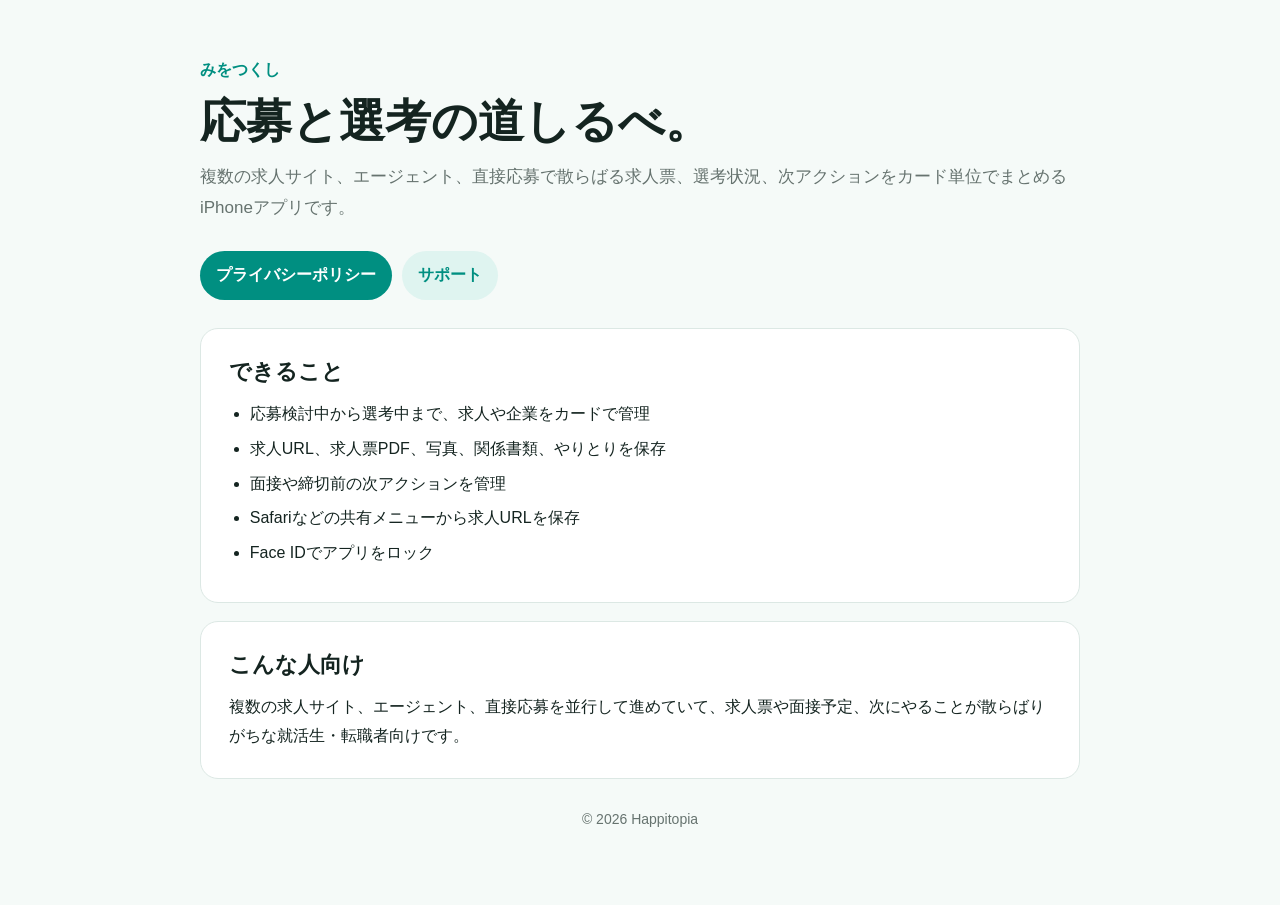
<file: index.html>
<!doctype html>
<html lang="ja">
<head>
  <meta charset="utf-8">
  <meta name="viewport" content="width=device-width, initial-scale=1">
  <title>みをつくし</title>
  <meta name="description" content="応募と選考の道しるべ。みをつくしは、就活・転職中の応募先、求人票、選考状況、次アクションをまとめて管理するiPhoneアプリです。">
  <link rel="stylesheet" href="./assets/site.css">
</head>
<body>
  <main>
    <header>
      <div class="brand">みをつくし</div>
      <h1>応募と選考の道しるべ。</h1>
      <p class="lead">複数の求人サイト、エージェント、直接応募で散らばる求人票、選考状況、次アクションをカード単位でまとめるiPhoneアプリです。</p>
    </header>

    <nav>
      <a href="./privacy/">プライバシーポリシー</a>
      <a class="secondary" href="./support/">サポート</a>
    </nav>

    <section>
      <h2>できること</h2>
      <ul>
        <li>応募検討中から選考中まで、求人や企業をカードで管理</li>
        <li>求人URL、求人票PDF、写真、関係書類、やりとりを保存</li>
        <li>面接や締切前の次アクションを管理</li>
        <li>Safariなどの共有メニューから求人URLを保存</li>
        <li>Face IDでアプリをロック</li>
      </ul>
    </section>

    <section>
      <h2>こんな人向け</h2>
      <p>複数の求人サイト、エージェント、直接応募を並行して進めていて、求人票や面接予定、次にやることが散らばりがちな就活生・転職者向けです。</p>
    </section>

    <footer>
      &copy; 2026 Happitopia
    </footer>
  </main>
</body>
</html>
</file>
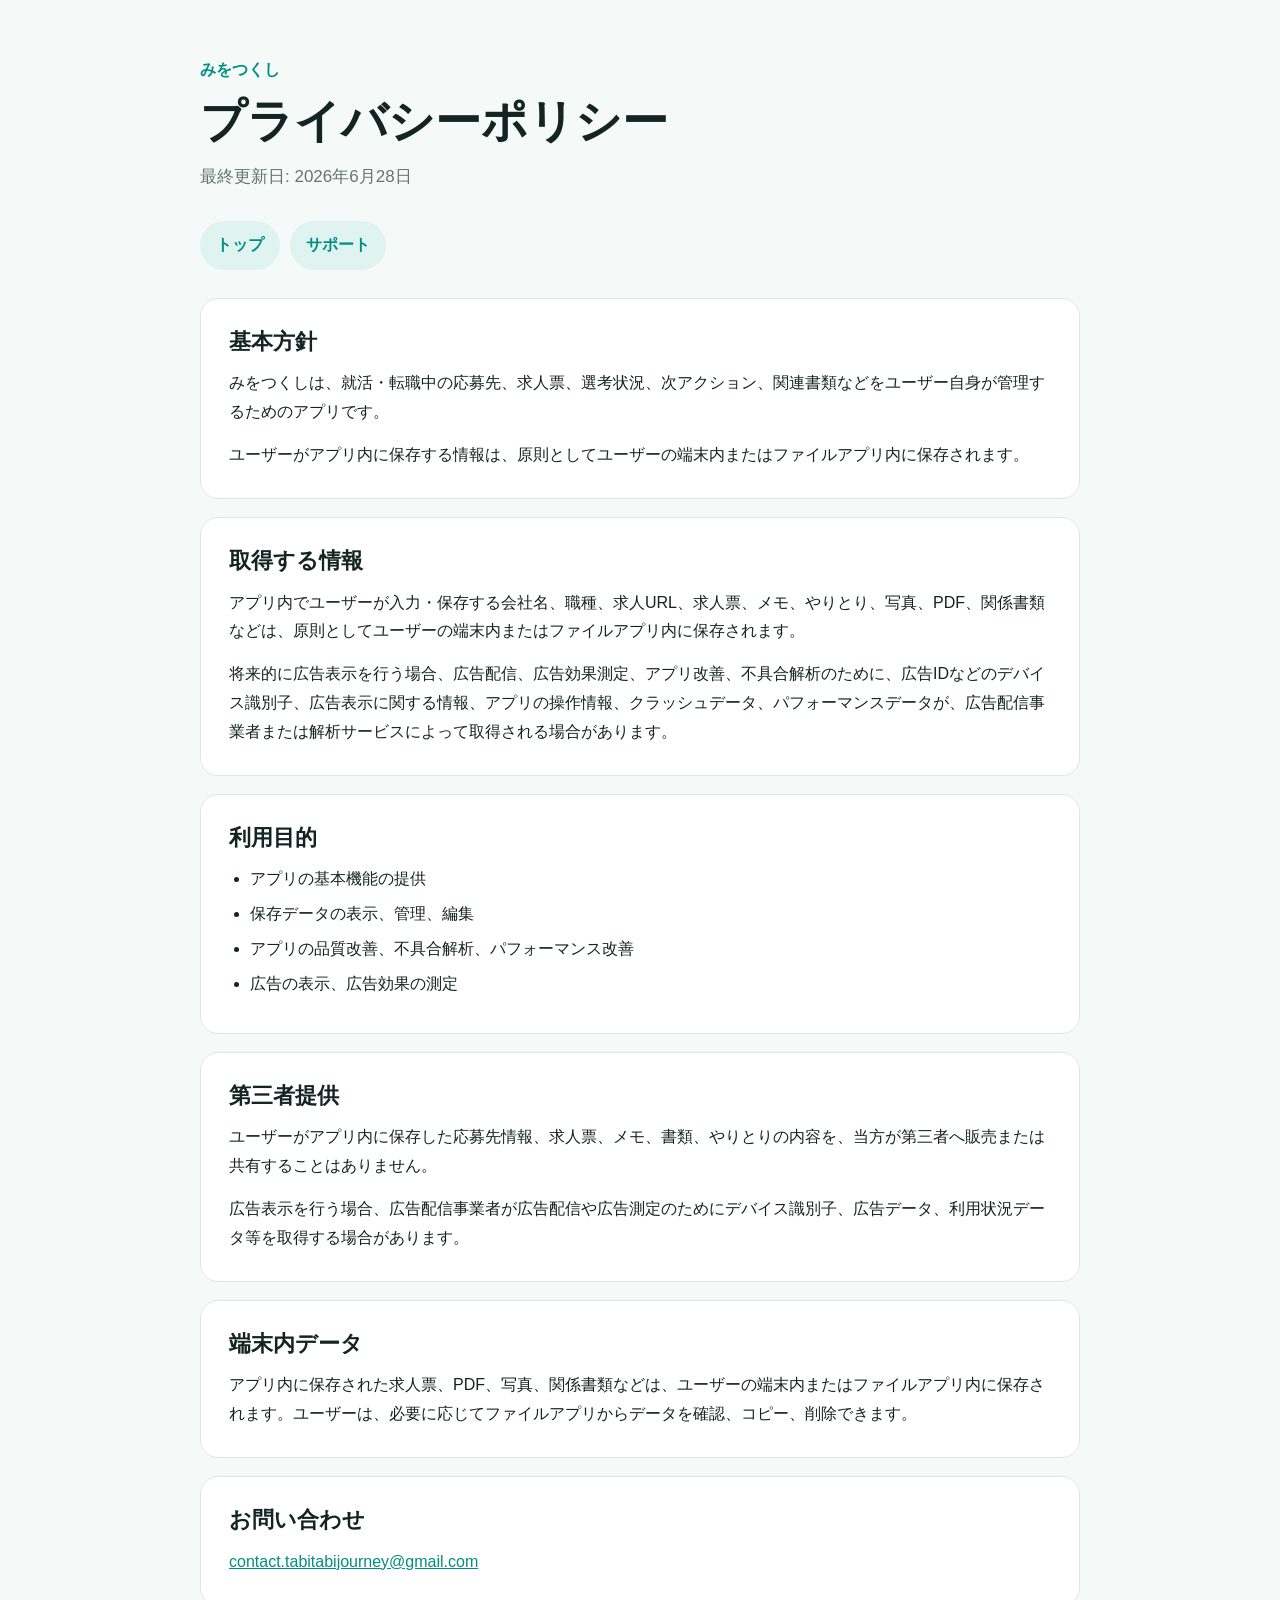
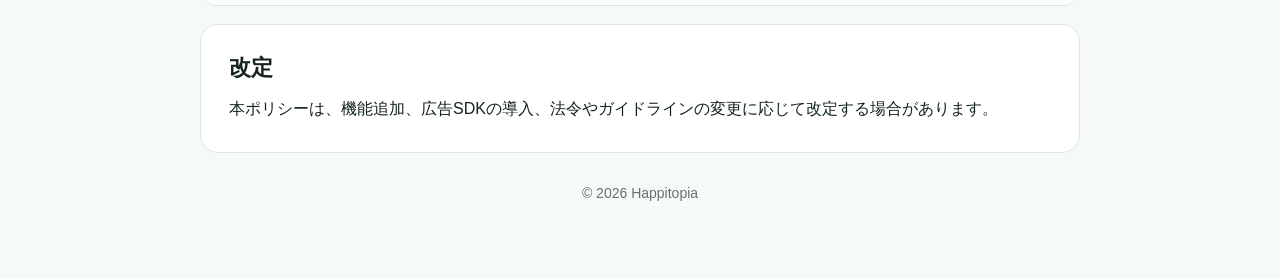
<file: privacy/index.html>
<!doctype html>
<html lang="ja">
<head>
  <meta charset="utf-8">
  <meta name="viewport" content="width=device-width, initial-scale=1">
  <title>みをつくし プライバシーポリシー</title>
  <meta name="description" content="みをつくしのプライバシーポリシー">
  <link rel="stylesheet" href="../assets/site.css">
</head>
<body>
  <main>
    <header>
      <div class="brand">みをつくし</div>
      <h1>プライバシーポリシー</h1>
      <div class="updated">最終更新日: 2026年6月28日</div>
    </header>

    <nav>
      <a class="secondary" href="../">トップ</a>
      <a class="secondary" href="../support/">サポート</a>
    </nav>

    <section>
      <h2>基本方針</h2>
      <p>みをつくしは、就活・転職中の応募先、求人票、選考状況、次アクション、関連書類などをユーザー自身が管理するためのアプリです。</p>
      <p>ユーザーがアプリ内に保存する情報は、原則としてユーザーの端末内またはファイルアプリ内に保存されます。</p>
    </section>

    <section>
      <h2>取得する情報</h2>
      <p>アプリ内でユーザーが入力・保存する会社名、職種、求人URL、求人票、メモ、やりとり、写真、PDF、関係書類などは、原則としてユーザーの端末内またはファイルアプリ内に保存されます。</p>
      <p>将来的に広告表示を行う場合、広告配信、広告効果測定、アプリ改善、不具合解析のために、広告IDなどのデバイス識別子、広告表示に関する情報、アプリの操作情報、クラッシュデータ、パフォーマンスデータが、広告配信事業者または解析サービスによって取得される場合があります。</p>
    </section>

    <section>
      <h2>利用目的</h2>
      <ul>
        <li>アプリの基本機能の提供</li>
        <li>保存データの表示、管理、編集</li>
        <li>アプリの品質改善、不具合解析、パフォーマンス改善</li>
        <li>広告の表示、広告効果の測定</li>
      </ul>
    </section>

    <section>
      <h2>第三者提供</h2>
      <p>ユーザーがアプリ内に保存した応募先情報、求人票、メモ、書類、やりとりの内容を、当方が第三者へ販売または共有することはありません。</p>
      <p>広告表示を行う場合、広告配信事業者が広告配信や広告測定のためにデバイス識別子、広告データ、利用状況データ等を取得する場合があります。</p>
    </section>

    <section>
      <h2>端末内データ</h2>
      <p>アプリ内に保存された求人票、PDF、写真、関係書類などは、ユーザーの端末内またはファイルアプリ内に保存されます。ユーザーは、必要に応じてファイルアプリからデータを確認、コピー、削除できます。</p>
    </section>

    <section>
      <h2>お問い合わせ</h2>
      <p><a href="mailto:contact.tabitabijourney@gmail.com">contact.tabitabijourney@gmail.com</a></p>
    </section>

    <section>
      <h2>改定</h2>
      <p>本ポリシーは、機能追加、広告SDKの導入、法令やガイドラインの変更に応じて改定する場合があります。</p>
    </section>

    <footer>
      &copy; 2026 Happitopia
    </footer>
  </main>
</body>
</html>
</file>
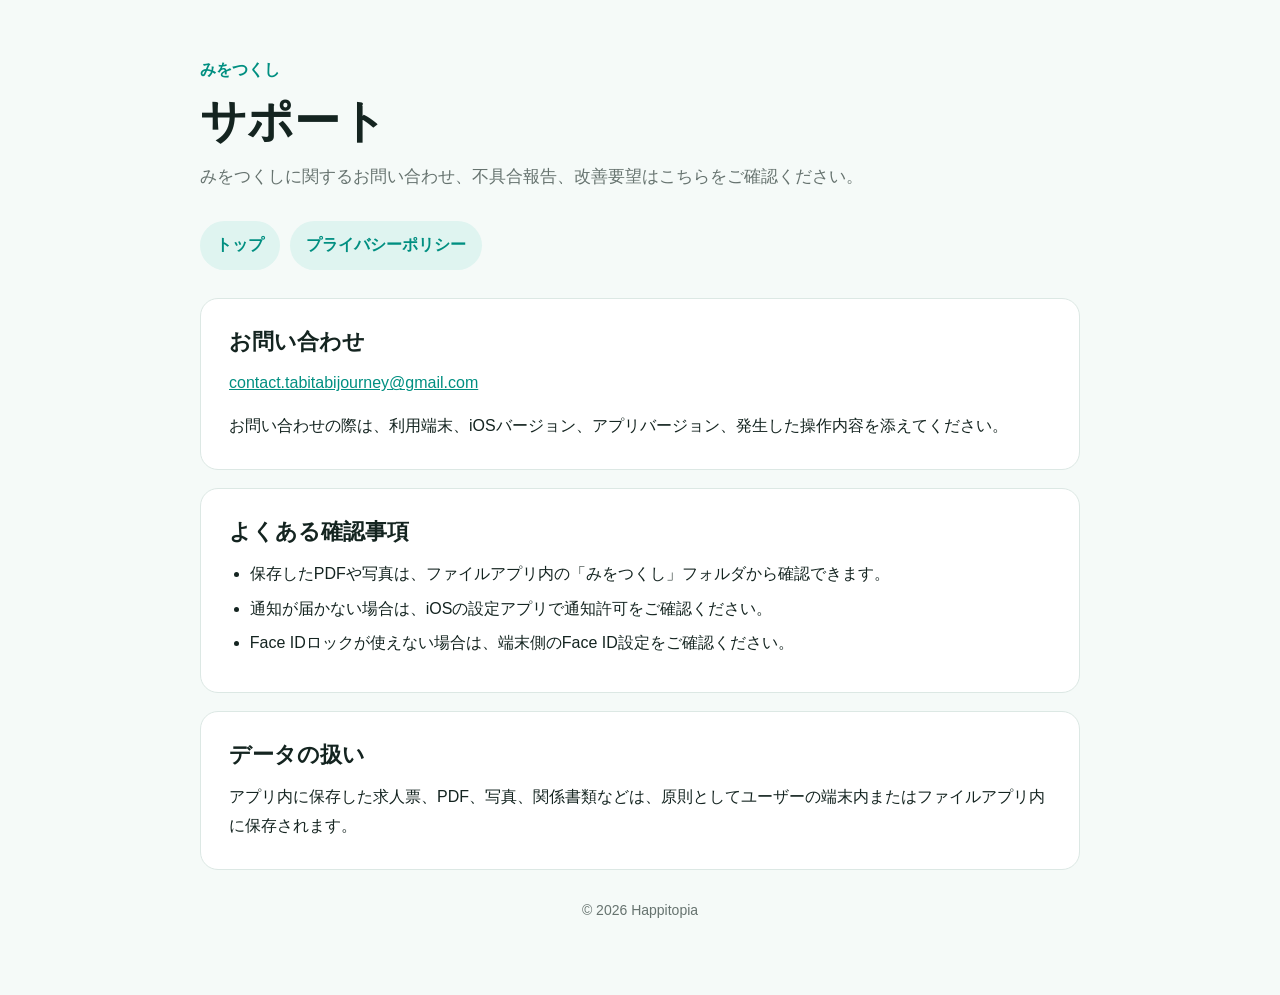
<file: support/index.html>
<!doctype html>
<html lang="ja">
<head>
  <meta charset="utf-8">
  <meta name="viewport" content="width=device-width, initial-scale=1">
  <title>みをつくし サポート</title>
  <meta name="description" content="みをつくしのサポートページ">
  <link rel="stylesheet" href="../assets/site.css">
</head>
<body>
  <main>
    <header>
      <div class="brand">みをつくし</div>
      <h1>サポート</h1>
      <p class="lead">みをつくしに関するお問い合わせ、不具合報告、改善要望はこちらをご確認ください。</p>
    </header>

    <nav>
      <a class="secondary" href="../">トップ</a>
      <a class="secondary" href="../privacy/">プライバシーポリシー</a>
    </nav>

    <section>
      <h2>お問い合わせ</h2>
      <p><a href="mailto:contact.tabitabijourney@gmail.com">contact.tabitabijourney@gmail.com</a></p>
      <p>お問い合わせの際は、利用端末、iOSバージョン、アプリバージョン、発生した操作内容を添えてください。</p>
    </section>

    <section>
      <h2>よくある確認事項</h2>
      <ul>
        <li>保存したPDFや写真は、ファイルアプリ内の「みをつくし」フォルダから確認できます。</li>
        <li>通知が届かない場合は、iOSの設定アプリで通知許可をご確認ください。</li>
        <li>Face IDロックが使えない場合は、端末側のFace ID設定をご確認ください。</li>
      </ul>
    </section>

    <section>
      <h2>データの扱い</h2>
      <p>アプリ内に保存した求人票、PDF、写真、関係書類などは、原則としてユーザーの端末内またはファイルアプリ内に保存されます。</p>
    </section>

    <footer>
      &copy; 2026 Happitopia
    </footer>
  </main>
</body>
</html>
</file>
<file: assets/site.css>
:root {
  color-scheme: light dark;
  --bg: #f5faf8;
  --surface: #ffffff;
  --text: #142420;
  --muted: #66736f;
  --line: #dce8e4;
  --accent: #008f81;
  --accent-soft: #dff4f0;
}

@media (prefers-color-scheme: dark) {
  :root {
    --bg: #101614;
    --surface: #18211f;
    --text: #edf7f4;
    --muted: #a9b8b3;
    --line: #2b3835;
    --accent: #34c7b8;
    --accent-soft: #153a35;
  }
}

* {
  box-sizing: border-box;
}

body {
  margin: 0;
  background: var(--bg);
  color: var(--text);
  font-family: -apple-system, BlinkMacSystemFont, "Hiragino Sans", "Hiragino Kaku Gothic ProN", "Yu Gothic", sans-serif;
  line-height: 1.8;
}

main {
  width: min(880px, calc(100% - 32px));
  margin: 0 auto;
  padding: 56px 0 72px;
}

header {
  margin-bottom: 28px;
}

.brand {
  color: var(--accent);
  font-weight: 700;
  letter-spacing: 0;
  margin-bottom: 8px;
}

h1 {
  margin: 0;
  font-size: clamp(30px, 5vw, 46px);
  line-height: 1.25;
  letter-spacing: 0;
}

.lead,
.updated {
  color: var(--muted);
  margin-top: 12px;
  font-size: 17px;
}

nav {
  display: flex;
  flex-wrap: wrap;
  gap: 10px;
  margin: 28px 0;
}

nav a,
.button {
  display: inline-flex;
  align-items: center;
  justify-content: center;
  min-height: 44px;
  padding: 10px 16px;
  border-radius: 999px;
  background: var(--accent);
  color: #fff;
  text-decoration: none;
  font-weight: 700;
}

nav a.secondary,
.button.secondary {
  background: var(--accent-soft);
  color: var(--accent);
}

section {
  background: var(--surface);
  border: 1px solid var(--line);
  border-radius: 18px;
  padding: 28px;
  margin-top: 18px;
}

h2 {
  font-size: 22px;
  line-height: 1.4;
  margin: 0 0 12px;
  letter-spacing: 0;
}

p {
  margin: 0 0 14px;
}

p:last-child,
ul:last-child {
  margin-bottom: 0;
}

ul {
  margin: 0 0 14px;
  padding-left: 1.3em;
}

li {
  margin: 6px 0;
}

a {
  color: var(--accent);
}

footer {
  color: var(--muted);
  font-size: 14px;
  margin-top: 28px;
  text-align: center;
}
</file>
